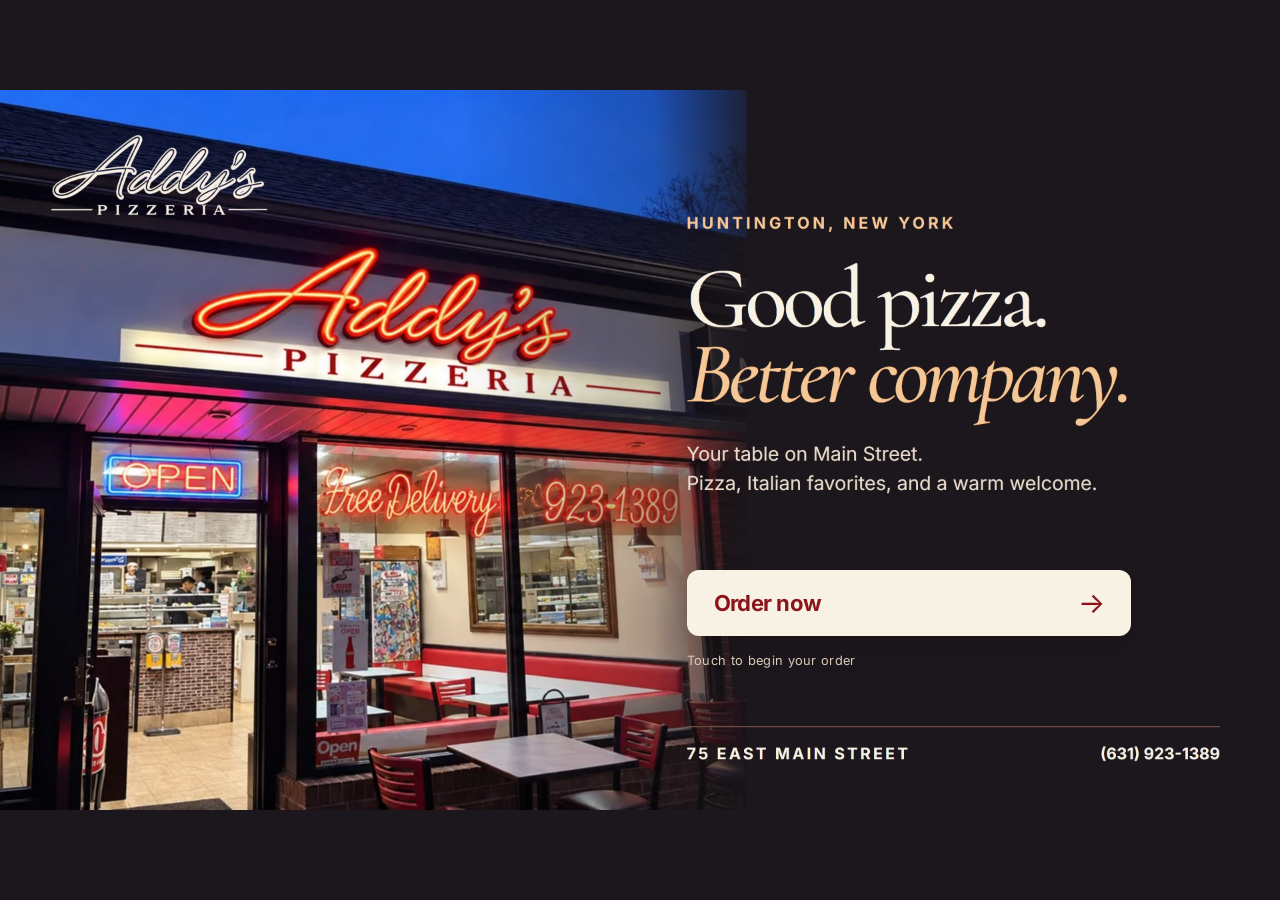
<file: index.html>
<!doctype html>
<html lang="en"><head>
<meta charset="utf-8"><meta name="viewport" content="width=device-width,initial-scale=1,maximum-scale=1">
<meta name="theme-color" content="#1c171c"><title>Welcome to Addy’s Pizzeria</title>
<link rel="stylesheet" href="assets/fonts.css">
<style>
*{box-sizing:border-box}html,body{margin:0;width:100%;height:100%;overflow:hidden;background:#1c171c;font-family:Inter,Arial,sans-serif}body{display:grid;place-items:center;overscroll-behavior:none;user-select:none;-webkit-user-select:none;-webkit-tap-highlight-color:transparent}.welcome-stage{position:relative;width:min(100vw,177.7778dvh);height:min(100dvh,56.25vw);isolation:isolate}.welcome-image{position:absolute;inset:0;width:100%;height:100%;object-fit:contain}.start-order{position:absolute;left:53.65%;top:66.7%;width:34.7%;height:9.1%;display:flex;align-items:center;justify-content:space-between;gap:24px;padding:0 2.1%;background:#f8f2e5;color:#8b151b;border:0;border-radius:12px;text-decoration:none;font-size:clamp(19px,1.72vw,64px);font-weight:700;letter-spacing:-.025em;box-shadow:0 10px 30px #0002;touch-action:manipulation;transition:background .15s,transform .15s}.start-order:hover{background:#fffaf0}.start-order:active{transform:scale(.985)}.start-order:focus-visible{outline:5px solid #f3c797;outline-offset:8px}.start-order span:last-child{font-size:1.3em;font-weight:400}.touch-hint{position:absolute;left:53.65%;top:78.2%;color:#d9cbb7;margin:0;font-size:clamp(12px,1vw,36px);letter-spacing:.025em}.fullscreen-button{position:fixed;left:24px;bottom:20px;background:#1c171cbd;color:#f8f2e5;border:1px solid #f8f2e540;padding:12px 17px;border-radius:8px;font:500 13px Inter,Arial,sans-serif;min-height:48px;cursor:pointer;touch-action:manipulation}.fullscreen-button:focus-visible{outline:3px solid #f3c797;outline-offset:3px}.fullscreen-button[hidden]{display:none}@media(max-width:900px){.start-order{border-radius:8px;padding:0 2%}.fullscreen-button{left:15px;bottom:12px;font-size:11px;min-height:44px;padding:10px 13px}}@media(prefers-reduced-motion:reduce){.start-order{transition:none}}
</style></head><body>
<main class="welcome-stage" aria-label="Welcome to Addy’s Pizzeria">
  <img class="welcome-image" src="assets/kiosk-welcome.png" alt="Addy’s Pizzeria in Huntington, New York. Good pizza. Better company. Your table on Main Street. Pizza, Italian favorites, and a warm welcome. 75 East Main Street. (631) 923-1389.">
  <a class="start-order" id="start-order" href="menu.html"><span>Order now</span><span aria-hidden="true">→</span></a>
  <p class="touch-hint">Touch to begin your order</p>
</main>
<script>
document.getElementById('start-order').addEventListener('click',()=>{try{sessionStorage.removeItem('addys-kiosk-order-v2');localStorage.removeItem('addys-kiosk-order-v2');}catch{}});
</script></body></html>
</file>
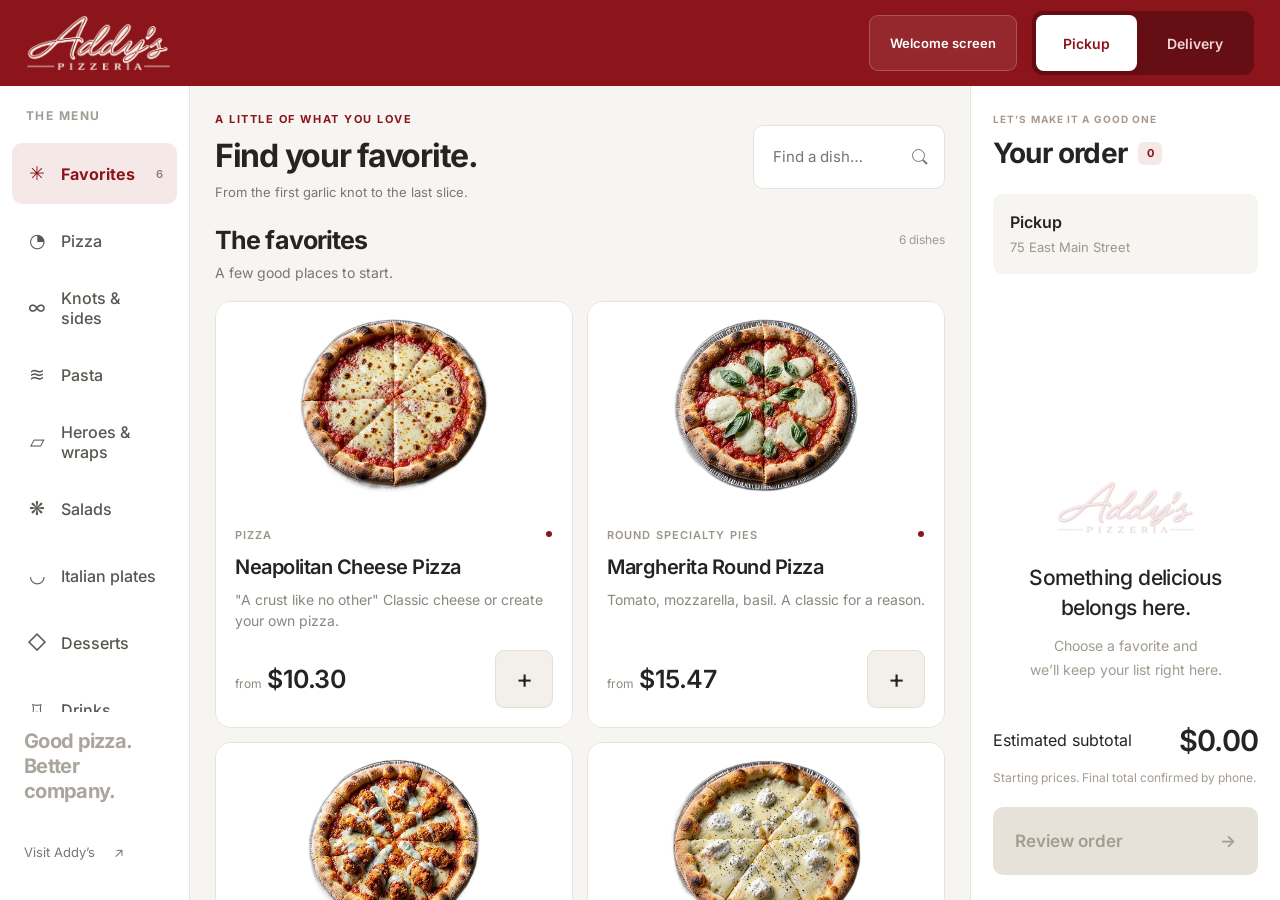
<file: menu.html>
<!doctype html>
<html lang="en">
<head>
  <meta charset="utf-8">
  <meta name="viewport" content="width=device-width, initial-scale=1">
  <meta name="theme-color" content="#8b151b">
  <title>Addy’s Pizzeria · Order your favorites</title>
  <link rel="stylesheet" href="assets/fonts.css">
  <link rel="stylesheet" href="styles.css">
  <link rel="stylesheet" href="kiosk.css">
  <link rel="stylesheet" href="photo-layout.css">
</head>
<body>
  <header class="app-header">
    <a class="brand" href="./index.html" aria-label="Addy’s Pizzeria home"><img src="assets/logo-cream.webp" alt="Addy’s Pizzeria"></a>
    <div class="location"><span class="location-name">Your neighborhood pizzeria</span><span>75 East Main Street, Huntington</span></div>
    <div class="header-actions">
      <button class="home-button" id="home-btn">Welcome screen</button>
      <div class="fulfilment" role="group" aria-label="Order type"><button data-mode="pickup" class="selected" aria-pressed="true">Pickup</button><button data-mode="delivery" aria-pressed="false">Delivery</button></div>
      <button class="help-button" id="help-btn">Need a hand?</button>
    </div>
  </header>
  <div class="app-shell">
    <aside class="category-rail">
      <div class="rail-heading">The menu</div>
      <nav id="categories" aria-label="Menu categories"></nav>
      <div class="rail-bottom"><span>Good pizza.<br>Better company.</span><button id="about-btn">Visit Addy’s <span aria-hidden="true">↗</span></button></div>
    </aside>
    <main id="catalog" class="catalog">
      <div class="catalog-intro"><div><p class="overline">A LITTLE OF WHAT YOU LOVE</p><h1>Find your favorite.</h1><p>From the first garlic knot to the last slice.</p></div><label class="search"><span class="sr-only">Search the menu</span><input id="search-input" type="search" placeholder="Find a dish…" autocomplete="off"><span class="search-mark" aria-hidden="true"></span></label></div>
      <div class="welcome" id="welcome"><div class="welcome-copy"><span class="welcome-label">75 EAST MAIN STREET</span><h2>Your table on<br>Main Street.</h2><p>Pizza, Italian favorites,<br>and a warm welcome.</p><button id="browse-pizza">Explore our pizza <span aria-hidden="true">↗</span></button></div><div class="welcome-photo"><img src="assets/storefront-1600.webp" alt="The real Addy’s storefront on East Main Street"></div></div>
      <div class="menu-heading"><div><h2 id="category-title">The favorites</h2><p id="category-description">A few good places to start.</p></div><span id="result-count"></span></div>
      <div id="subcategories" class="subcategories" aria-label="Pizza styles"></div>
      <div id="menu-grid" class="menu-grid" aria-live="polite"></div>
      <div id="no-results" class="no-results" hidden><h3>No dishes found.</h3><p>Try another name or browse the whole menu.</p><button id="reset-search">Show all dishes</button></div>
      <p class="menu-source">Menu starting prices. Please confirm sizes, current prices and availability with the restaurant.</p>
      <div class="menu-bottom"><span>Food allergies? Please speak with the restaurant before ordering.</span><button id="allergy-btn">Allergen information ↗</button></div>
    </main>
    <aside id="cart" class="cart-panel" aria-label="Your order">
      <div class="cart-heading"><div><p class="overline">LET’S MAKE IT A GOOD ONE</p><h2>Your order<span id="cart-count">0</span></h2></div><button class="cart-mobile-close" id="cart-close" aria-label="Close order">×</button></div>
      <div class="order-mode"><span id="order-mode-label">Pickup</span><span id="order-mode-detail">75 East Main Street</span></div>
      <div id="cart-items" class="cart-items"></div>
      <div id="cart-empty" class="cart-empty"><img class="empty-brand" src="assets/logo-red.webp" alt=""><h3>Something delicious<br>belongs here.</h3><p>Choose a favorite and<br>we’ll keep your list right here.</p></div>
      <div class="cart-bottom"><div class="subtotal"><span>Estimated subtotal</span><strong id="cart-total">$0.00</strong></div><p class="cart-price-note">Starting prices. Final total confirmed by phone.</p><button class="primary checkout-btn" id="review-btn" disabled>Review order <span aria-hidden="true">→</span></button><button class="clear-order" id="clear-btn" hidden>Start a new order</button></div>
    </aside>
  </div>
  <button id="mobile-cart" class="mobile-cart" hidden><span>View order <span id="mobile-count">0</span></span><strong id="mobile-total">$0.00 <span aria-hidden="true">→</span></strong></button>
  <div id="toast" class="toast" role="status"></div>
  <dialog id="item-dialog" class="item-dialog">
    <form id="item-form"><img id="item-picture" class="item-picture" alt="" hidden><button type="button" class="dialog-close" data-close="item-dialog" aria-label="Close dish details">×</button><p id="item-category" class="overline"></p><h2 id="item-name"></h2><p id="item-description" class="item-description"></p><div class="item-price"><span>Starting at</span><strong id="item-price"></strong></div><div class="item-options"><label for="item-note">Make it yours <span>Optional</span></label><textarea id="item-note" maxlength="200" rows="3" placeholder="Special requests, sauce on the side…"></textarea><p>We’ll confirm special requests when you call.</p></div><div class="item-add-row"><div class="quantity"><button type="button" id="item-minus" aria-label="Decrease quantity">−</button><output id="item-qty">1</output><button type="button" id="item-plus" aria-label="Increase quantity">+</button></div><button type="submit" class="primary" id="item-add">Add to order</button></div></form>
  </dialog>
  <dialog id="review-dialog" class="review-dialog"><button class="dialog-close" data-close="review-dialog" aria-label="Close review">×</button><p class="overline">ONE LAST LOOK</p><h2>Good choices.</h2><p class="review-intro">Your order list is ready. Call Addy’s to confirm your items, sizes and final total.</p><div id="review-items" class="review-items"></div><div class="review-total"><span>Estimated subtotal</span><strong id="review-total"></strong></div><p id="review-mode" class="review-mode"></p><a class="primary call-button" href="tel:+16319231389">Call (631) 923-1389 <span aria-hidden="true">↗</span></a><button id="save-order" class="secondary">Save my order list</button><p class="review-note">This list has not been sent to the restaurant.</p></dialog>
  <dialog id="info-dialog" class="info-dialog"><button class="dialog-close" data-close="info-dialog" aria-label="Close information">×</button><div id="info-content"></div></dialog>
  <dialog id="exit-dialog" class="kiosk-confirm"><p class="overline">START FRESH</p><h2>Return to welcome?</h2><p>Your current order list will be cleared for the next customer.</p><div class="confirm-actions"><button class="secondary" data-close="exit-dialog">Keep ordering</button><button class="primary" id="return-home">Return to welcome</button></div></dialog>
  <dialog id="idle-dialog" class="kiosk-confirm"><p class="overline">STILL HERE?</p><h2>Take your time.</h2><p>We’ll return to the welcome screen in <strong id="idle-count">30</strong> seconds.</p><button class="primary" id="keep-ordering">Keep ordering</button></dialog>
  <script src="menu-data.js"></script>
  <script src="app.js"></script>
  <script src="kiosk.js"></script>
</body>
</html>
</file>
<file: assets/fonts.css>
@font-face {
  font-family: 'Inter';
  font-style: normal;
  font-weight: 400;
  font-display: swap;
  src: url(inter-400.ttf) format('truetype');
}
@font-face {
  font-family: 'Inter';
  font-style: normal;
  font-weight: 500;
  font-display: swap;
  src: url(inter-500.ttf) format('truetype');
}
@font-face {
  font-family: 'Inter';
  font-style: normal;
  font-weight: 600;
  font-display: swap;
  src: url(inter-600.ttf) format('truetype');
}
@font-face {
  font-family: 'Inter';
  font-style: normal;
  font-weight: 700;
  font-display: swap;
  src: url(inter-700.ttf) format('truetype');
}
@font-face {
  font-family: 'Inter';
  font-style: normal;
  font-weight: 800;
  font-display: swap;
  src: url(inter-800.ttf) format('truetype');
}
</file>
<file: styles.css>
:root{--red:#8b151b;--red-dark:#681016;--ink:#252422;--muted:#7a7771;--line:#e6e3dd;--paper:#f6f5f1;--white:#fff;--radius:16px;--header:100px}*{box-sizing:border-box}html,body{margin:0;height:100%;background:var(--paper);color:var(--ink);font-family:Inter,Arial,sans-serif;-webkit-font-smoothing:antialiased}button,input,textarea{font:inherit}button,a,input,textarea{-webkit-tap-highlight-color:transparent}button{cursor:pointer;border:0}button,a{touch-action:manipulation}button:focus-visible,a:focus-visible,input:focus-visible,textarea:focus-visible{outline:3px solid #c86569;outline-offset:4px}button:active{transform:scale(.98)}button{transition:background .15s,transform .15s}button:disabled{cursor:default;transform:none}a{text-decoration:none;color:inherit}[hidden]{display:none!important}.sr-only{position:absolute;width:1px;height:1px;padding:0;margin:-1px;overflow:hidden;clip:rect(0,0,0,0);white-space:nowrap;border:0}
.app-header{height:var(--header);padding:0 36px;display:flex;align-items:center;gap:32px;background:var(--red);color:#fff;position:relative;z-index:5}.brand{display:block;width:158px;flex-shrink:0}.brand img{width:100%;display:block}.location{border-left:1px solid #ffffff40;padding-left:29px;font-size:12px;line-height:1.8;color:#f2d6d5}.location-name{display:block;color:#fff;font-weight:600;font-size:14px}.header-actions{margin-left:auto;display:flex;align-items:center;gap:24px}.fulfilment{display:flex;background:#650e14;padding:4px;border-radius:11px;gap:3px}.fulfilment button{color:#f2d6d5;background:transparent;height:44px;padding:0 27px;border-radius:8px;font-size:14px;font-weight:600}.fulfilment .selected{color:var(--red);background:#fff;box-shadow:0 2px 8px #49090928}.help-button{background:transparent;color:white;font-weight:500;font-size:13px;padding:14px 0;border-bottom:1px solid #ffffff50}
.app-shell{display:grid;grid-template-columns:222px minmax(0,1fr) 328px;height:calc(100dvh - var(--header));max-width:2200px;margin:auto}.category-rail{border-right:1px solid var(--line);background:var(--white);padding:34px 20px 22px;display:flex;flex-direction:column;min-height:0}.rail-heading{font-weight:700;font-size:12px;letter-spacing:.12em;text-transform:uppercase;color:#a19c95;margin:0 15px 20px}.category-rail nav{display:flex;flex-direction:column;gap:7px;overflow:auto;scrollbar-width:thin}.category-button{background:transparent;display:flex;align-items:center;gap:13px;text-align:left;padding:17px 15px;border-radius:10px;min-height:55px;color:#5a5751;white-space:nowrap;font-size:14px;font-weight:500}.category-button:hover{background:#f6f4f0}.category-button.active{background:#f5e9e8;color:var(--red);font-weight:700}.category-symbol{font-size:20px;width:22px;text-align:center;font-weight:400;line-height:1}.category-button small{margin-left:auto;font-size:10px;font-weight:600;color:#9a7777}.rail-bottom{margin-top:auto;padding:24px 15px 0}.rail-bottom>span{display:block;font-size:20px;font-weight:700;line-height:1.25;letter-spacing:-.7px;color:#aaa59d}.rail-bottom button{margin-top:22px;background:none;padding:0;color:var(--muted);font-size:12px}.rail-bottom button span{margin-left:15px}
.catalog{min-width:0;overflow:auto;padding:38px 38px 28px;scrollbar-width:thin}.catalog-intro{display:flex;align-items:center;justify-content:space-between;gap:24px;margin-bottom:26px}.overline{font-size:10px;letter-spacing:.14em;line-height:1.6;font-weight:700;color:var(--red);margin:0 0 9px}h1{font-size:38px;font-weight:700;letter-spacing:-1.7px;margin:0;line-height:1.15}.catalog-intro>div>p:last-child{font-size:12px;color:var(--muted);margin:11px 0 0}.search{position:relative;flex:0 0 205px}.search input{width:100%;border:1px solid var(--line);border-radius:10px;background:#fff;height:50px;padding:0 40px 0 17px;font-size:12px;color:var(--ink)}.search-mark{position:absolute;width:13px;height:13px;border:1.7px solid #7a7771;border-radius:50%;right:20px;top:17px;pointer-events:none}.search-mark:after{content:'';position:absolute;width:6px;height:1.7px;background:#7a7771;transform:rotate(45deg);right:-4px;bottom:-2px}
.welcome{display:grid;grid-template-columns:1fr 1fr;border-radius:var(--radius);overflow:hidden;background:#292624;color:#fff;margin-bottom:32px;min-height:210px}.welcome-copy{padding:26px 30px;position:relative}.welcome-label{font-size:9px;font-weight:600;letter-spacing:.15em;color:#cbc3ba}.welcome h2{font-size:27px;letter-spacing:-1px;line-height:1.08;margin:14px 0 12px;font-weight:600}.welcome p{font-size:11px;line-height:1.6;color:#d4cfc8;margin:0}.welcome button{background:transparent;color:#fff;padding:0;margin-top:19px;font-size:11px;font-weight:600;border-bottom:1px solid #ffffff50;padding-bottom:5px}.welcome button span{margin-left:28px}.welcome-photo{position:relative;overflow:hidden}.welcome-photo img{width:100%;height:100%;object-fit:cover;object-position:48% 42%;display:block;position:absolute}.welcome-photo:after{content:'';position:absolute;inset:0;background:linear-gradient(90deg,#292624 0%,transparent 30%)}
.menu-heading{display:flex;align-items:start;justify-content:space-between;gap:12px;margin:0 0 21px}.menu-heading h2{font-size:25px;letter-spacing:-.9px;margin:0 0 7px;font-weight:700}.menu-heading p{font-size:12px;color:var(--muted);margin:0;line-height:1.5}#result-count{color:#a09b92;font-size:11px;padding-top:7px;white-space:nowrap}.subcategories{display:flex;gap:7px;overflow:auto;margin-bottom:20px;scrollbar-width:none}.subcategory{background:#fff;border:1px solid var(--line);border-radius:7px;padding:10px 13px;white-space:nowrap;font-size:11px;color:#706c65;min-height:38px}.subcategory.active{background:var(--ink);color:#fff;border-color:var(--ink)}.menu-grid{display:grid;grid-template-columns:repeat(2,minmax(0,1fr));gap:13px}.menu-card{background:#fff;border:1px solid var(--line);border-radius:var(--radius);padding:23px;min-height:176px;display:flex;flex-direction:column;position:relative;transition:border-color .15s,box-shadow .15s;cursor:pointer}.menu-card:hover{border-color:#cab8b7;box-shadow:0 4px 14px #6d50400a}.card-category{font-size:9px;color:#9b948a;text-transform:uppercase;letter-spacing:.1em;font-weight:600;margin-bottom:13px;min-height:12px}.menu-card h3{font-size:17px;line-height:1.25;letter-spacing:-.5px;font-weight:600;margin:0 0 9px;padding-right:22px}.card-description{font-size:11px;color:#8c867e;line-height:1.5;display:-webkit-box;-webkit-line-clamp:2;-webkit-box-orient:vertical;overflow:hidden;margin:0 0 16px}.card-bottom{margin-top:auto;display:flex;align-items:center;justify-content:space-between;gap:12px}.card-price{font-size:18px;letter-spacing:-.5px;font-weight:600}.card-price small{font-size:10px;font-weight:400;color:#908980;letter-spacing:0;margin-right:5px}.add-button{flex-shrink:0;background:#f3f0eb;border:1px solid #e4dfd7;color:var(--ink);border-radius:9px;width:45px;height:42px;font-size:24px;line-height:1}.add-button:hover{background:var(--red);border-color:var(--red);color:#fff}.popular-mark{position:absolute;top:23px;right:23px;width:6px;height:6px;background:var(--red);border-radius:50%}.menu-source{font-size:10px;color:#928b80;line-height:1.6;margin:26px 0 12px}.menu-bottom{border-top:1px solid var(--line);padding-top:14px;display:flex;align-items:center;justify-content:space-between;gap:20px;font-size:10px;color:#9c958b;line-height:1.5}.menu-bottom button{background:transparent;padding:5px 0;color:#766e64;font-size:10px;white-space:nowrap}.no-results{text-align:center;padding:80px 20px;border:1px dashed #d7d1c8;border-radius:var(--radius);color:var(--muted)}.no-results h3{color:var(--ink);font-size:23px}.no-results p{font-size:14px}.no-results button{background:var(--ink);color:#fff;padding:14px 22px;border-radius:8px;margin-top:10px}
.cart-panel{background:#fff;border-left:1px solid var(--line);padding:34px 25px 25px;display:flex;flex-direction:column;min-height:0}.cart-heading{display:flex;align-items:center;justify-content:space-between;margin-bottom:24px}.cart-heading .overline{font-size:8px;color:#a7998d;letter-spacing:.11em}.cart-heading h2{font-size:25px;margin:0;letter-spacing:-.8px;display:flex;align-items:center;gap:11px}.cart-heading h2 span{font-size:11px;color:var(--red);background:#f5e9e8;border-radius:6px;min-width:24px;height:23px;display:flex;align-items:center;justify-content:center;letter-spacing:0}.cart-mobile-close{display:none}.order-mode{background:var(--paper);border-radius:9px;display:flex;flex-direction:column;gap:5px;padding:14px 16px;font-size:11px;color:#9c958b}.order-mode span:first-child{font-size:12px;font-weight:600;color:var(--ink)}.cart-items{overflow:auto;scrollbar-width:thin;min-height:0}.cart-item{border-bottom:1px solid var(--line);padding:21px 0 18px}.cart-item-head{display:flex;justify-content:space-between;gap:14px;font-size:12px;line-height:1.4}.cart-item-name{font-weight:600}.cart-item-price{font-weight:600;white-space:nowrap}.cart-item-note{font-size:10px;color:#9d9184;line-height:1.5;margin:8px 0}.cart-item-controls{display:flex;align-items:center;justify-content:space-between;margin-top:12px}.small-quantity{display:flex;align-items:center;border:1px solid var(--line);border-radius:6px;overflow:hidden;font-size:11px}.small-quantity button{background:#fff;font-size:17px;width:30px;height:28px;color:var(--ink)}.small-quantity span{width:23px;text-align:center}.remove-item{background:none;color:#ada297;font-size:9px;padding:7px 0}.cart-empty{text-align:center;flex:1;display:flex;flex-direction:column;align-items:center;justify-content:center;padding:20px 0 36px}.empty-motif{font-family:Georgia,serif;font-style:italic;font-size:80px;line-height:1;color:#e0d5ca;margin-bottom:19px}.cart-empty h3{font-size:18px;letter-spacing:-.6px;line-height:1.4;margin:0 0 12px;font-weight:500}.cart-empty p{font-size:11px;line-height:1.7;color:#a19a90;margin:0}.cart-bottom{margin-top:auto;padding-top:25px}.subtotal{display:flex;justify-content:space-between;align-items:center;gap:10px;font-size:12px}.subtotal strong{font-size:23px;font-weight:600;letter-spacing:-.8px}.cart-price-note{font-size:9px;color:#a49b91;margin:10px 0 20px;line-height:1.5}.primary{background:var(--red);color:white;border:0;border-radius:10px;min-height:55px;font-size:13px;font-weight:600;padding:16px 22px;display:flex;align-items:center;justify-content:space-between;gap:20px;white-space:nowrap}.primary:hover{background:var(--red-dark)}.primary:disabled{background:#e6e1d9;color:#a59b8f}.checkout-btn{width:100%;font-size:13px}.clear-order{background:none;color:#aaa095;display:block;text-align:center;width:100%;padding:16px 0 0;font-size:10px}.mobile-cart{display:none}.toast{position:fixed;left:50%;bottom:26px;transform:translate(-50%,12px);background:var(--ink);color:#fff;font-size:13px;box-shadow:0 8px 35px #0002;padding:17px 26px;border-radius:12px;z-index:100;opacity:0;pointer-events:none;transition:opacity .2s,transform .2s;max-width:calc(100vw - 30px);text-align:center}.toast.visible{opacity:1;transform:translate(-50%,0)}
dialog{padding:0;border:none;border-radius:22px;color:var(--ink);box-shadow:0 20px 80px #20151130;max-height:calc(100dvh - 50px);overflow:auto;background:#fff}dialog::backdrop{background:#241c1b65;backdrop-filter:blur(5px)}.dialog-close{position:absolute;right:23px;top:20px;width:40px;height:40px;border-radius:50%;background:var(--paper);font-size:24px;color:#877d73;z-index:1}.item-dialog{width:540px;max-width:calc(100vw - 30px)}.item-dialog form{padding:46px 40px 35px}.item-dialog .overline{padding-right:45px;font-size:10px;margin-bottom:25px}dialog h2{font-size:32px;letter-spacing:-1.2px;line-height:1.15;margin:0 0 18px;font-weight:600}.item-description{font-size:14px;color:#8a8075;line-height:1.7;margin:0 0 24px}.item-price{display:flex;align-items:center;justify-content:space-between;padding:19px 0;border-top:1px solid var(--line);border-bottom:1px solid var(--line);font-size:12px;color:#8a8075}.item-price strong{font-size:24px;color:var(--ink);letter-spacing:-.8px}.item-options{margin-top:25px}.item-options label{display:flex;justify-content:space-between;font-size:13px;font-weight:600;margin-bottom:12px}.item-options label span{font-size:11px;color:#a1968a;font-weight:400}.item-options textarea{border:1px solid #ddd5ca;border-radius:9px;padding:14px;resize:vertical;width:100%;font-size:12px;line-height:1.6;background:#fff}.item-options p{font-size:10px;color:#a4988b}.item-add-row{display:flex;gap:14px;align-items:center;margin-top:28px}.quantity{display:flex;align-items:center;border:1px solid var(--line);border-radius:9px;overflow:hidden;flex-shrink:0}.quantity button{background:white;color:var(--ink);height:54px;width:42px;font-size:22px}.quantity output{min-width:29px;font-size:14px;text-align:center}.item-add-row .primary{flex:1;font-size:12px;padding:16px}.review-dialog{width:540px;max-width:calc(100vw - 30px);padding:45px 40px 30px}.review-intro{color:#8c8073;font-size:13px;line-height:1.7}.review-items{margin-top:26px;max-height:35vh;overflow:auto}.review-item{display:flex;justify-content:space-between;gap:20px;padding:15px 0;border-bottom:1px solid var(--line);font-size:12px;line-height:1.6}.review-item small{display:block;color:#9d9184}.review-item strong{white-space:nowrap;font-size:12px;font-weight:500}.review-total{display:flex;align-items:center;justify-content:space-between;font-size:13px;margin-top:25px}.review-total strong{font-size:25px;letter-spacing:-1px}.review-mode{font-size:11px;color:#9d9184;line-height:1.6;margin-bottom:25px}.call-button{font-size:13px}.secondary{border:1px solid var(--line);border-radius:10px;padding:17px;background:#fff;color:var(--ink);width:100%;font-size:12px;font-weight:600;margin-top:10px}.review-note{font-size:10px;color:#b1a395;text-align:center;margin-top:20px}.info-dialog{padding:45px 40px 35px;width:520px;max-width:calc(100vw - 30px)}.info-dialog p{font-size:14px;color:#8c8073;line-height:1.7}.info-dialog .info-photo{width:calc(100% + 80px);margin:-45px -40px 28px;height:230px;object-fit:cover}.info-dialog h2{margin-right:20px}.info-dialog .primary{margin-top:25px}.info-dialog .hours{padding-top:18px;border-top:1px solid var(--line);font-size:12px}
@media(min-width:1650px){:root{--header:112px}.app-header{padding:0 44px}.brand{width:183px}.app-shell{grid-template-columns:258px minmax(0,1fr) 378px}.category-rail{padding-top:40px}.category-button{font-size:16px;min-height:64px}.rail-heading{font-size:13px}.catalog{padding:40px 46px 30px}.catalog-intro{margin-bottom:28px}h1{font-size:47px}.catalog-intro>div>p:last-child{font-size:14px}.search{flex-basis:255px}.search input{height:56px;font-size:14px}.search-mark{top:20px}.welcome{min-height:250px;margin-bottom:36px;grid-template-columns:1fr 1.05fr}.welcome-copy{padding:30px 36px}.welcome-label{font-size:11px}.welcome h2{font-size:35px}.welcome p{font-size:13px}.welcome button{font-size:13px}.menu-grid{grid-template-columns:repeat(3,minmax(0,1fr));gap:16px}.menu-card{min-height:210px;padding:24px}.menu-card h3{font-size:20px}.card-description{font-size:12px}.card-category{font-size:10px}.card-price{font-size:22px}.card-price small{font-size:11px}.add-button{width:52px;height:50px}.menu-heading h2{font-size:29px}.menu-heading p{font-size:14px}.cart-panel{padding:40px 30px 30px}.cart-heading h2{font-size:29px}.cart-heading .overline{font-size:10px}.cart-item-head{font-size:14px}.small-quantity button{width:36px;height:33px}.small-quantity{font-size:13px}.cart-empty h3{font-size:22px}.cart-empty p{font-size:13px}.subtotal{font-size:14px}.subtotal strong{font-size:27px}.checkout-btn{height:62px;font-size:15px}.cart-price-note{font-size:10px}.order-mode{font-size:12px;padding:16px 18px}.order-mode span:first-child{font-size:14px}}
@media(max-width:1200px){:root{--header:92px}.app-header{padding:0 26px}.app-shell{grid-template-columns:182px minmax(0,1fr) 295px}.category-rail{padding:28px 12px 20px}.category-button{font-size:12px;padding:14px 12px;gap:10px;min-height:50px}.category-symbol{font-size:17px;width:18px}.rail-heading{margin-left:12px}.catalog{padding:29px 25px}h1{font-size:32px}.catalog-intro{align-items:start;flex-direction:column;gap:19px}.search{flex:none;width:100%}.welcome-copy{padding:22px}.welcome h2{font-size:23px}.welcome p{font-size:10px}.welcome button{font-size:10px}.menu-grid{gap:10px}.menu-card{padding:18px;min-height:170px}.menu-card h3{font-size:15px}.popular-mark{top:18px;right:18px}.card-category{font-size:8px}.cart-panel{padding:29px 20px 22px}.location{font-size:10px}.location-name{font-size:12px}.header-actions{gap:20px}.fulfilment button{padding:0 22px}}
@media(max-width:1100px){:root{--header:105px}.app-header{padding:0 40px}.brand{width:184px}.location{font-size:12px}.location-name{font-size:14px}.help-button{display:none}.fulfilment button{height:46px;font-size:14px}.app-shell{display:flex;flex-direction:column;height:calc(100dvh - var(--header))}.category-rail{padding:14px 35px;background:white;border-bottom:1px solid var(--line);border-right:none;flex-shrink:0}.rail-heading,.rail-bottom{display:none}.category-rail nav{flex-direction:row;scrollbar-width:none;gap:6px}.category-button{font-size:13px;padding:15px 17px;min-height:50px}.category-symbol,.category-button small{display:none}.catalog{padding:34px 40px 115px}.catalog-intro{flex-direction:row;align-items:center;margin-bottom:30px}h1{font-size:46px}.catalog-intro .overline{font-size:11px}.catalog-intro>div>p:last-child{font-size:14px}.search{width:250px;flex-shrink:0}.search input{height:54px;font-size:13px}.search-mark{top:19px}.welcome{min-height:300px;grid-template-columns:1fr 1.25fr;margin-bottom:34px}.welcome-copy{padding:32px}.welcome h2{font-size:38px;letter-spacing:-1.3px}.welcome p{font-size:14px}.welcome-label{font-size:11px}.welcome button{font-size:13px;margin-top:22px}.menu-heading{margin-bottom:23px}.menu-heading h2{font-size:30px}.menu-heading p{font-size:14px}.menu-grid{grid-template-columns:repeat(2,minmax(0,1fr));gap:18px}.menu-card{min-height:220px;padding:27px}.card-category{font-size:11px}.menu-card h3{font-size:23px;letter-spacing:-.7px;line-height:1.25}.card-description{font-size:13px;line-height:1.5}.card-price{font-size:25px}.card-price small{font-size:12px}.add-button{width:58px;height:54px}.popular-mark{top:27px;right:27px}.menu-source{font-size:12px}.menu-bottom{font-size:11px}.menu-bottom button{font-size:11px}.cart-panel{position:fixed;z-index:30;inset:0 0 0 auto;width:420px;max-width:100%;transform:translateX(100%);transition:transform .25s;border-left:1px solid var(--line);box-shadow:-20px 0 60px #251b1b20;padding:35px 28px}.cart-panel.mobile-open{transform:translateX(0)}.cart-mobile-close{display:block;background:var(--paper);border-radius:50%;font-size:24px;color:#918578;width:40px;height:40px}.mobile-cart{position:fixed;bottom:24px;left:40px;right:40px;z-index:15;min-height:68px;border-radius:12px;background:var(--red);color:#fff;display:flex;align-items:center;justify-content:space-between;padding:16px 25px;box-shadow:0 5px 22px #85171b28;font-size:16px}.mobile-cart>span{font-weight:600;display:flex;align-items:center;gap:13px}.mobile-cart #mobile-count{background:#fff2;padding:5px 9px;border-radius:6px;font-size:12px}.mobile-cart strong{font-weight:500}.mobile-cart strong>span{margin-left:22px}.toast{bottom:108px}.cart-item-head{font-size:14px}.cart-empty h3{font-size:23px}.cart-empty p{font-size:13px}.cart-heading h2{font-size:30px}.subtotal{font-size:14px}.subtotal strong{font-size:28px}.checkout-btn{font-size:15px;min-height:60px}.cart-price-note{font-size:11px}}
@media(max-width:680px){:root{--header:84px}.app-header{padding:0 19px;gap:15px}.brand{width:125px}.location{display:none}.header-actions{gap:0}.fulfilment{padding:3px;border-radius:9px}.fulfilment button{height:37px;font-size:11px;padding:0 15px}.category-rail{padding:10px 16px}.category-button{font-size:12px;min-height:42px;padding:12px 15px}.catalog{padding:27px 22px 110px}.catalog-intro{gap:18px;flex-direction:column;align-items:stretch;margin-bottom:22px}.catalog-intro .overline{font-size:9px}h1{font-size:35px;letter-spacing:-1.4px}.catalog-intro>div>p:last-child{font-size:11px}.search{width:100%}.search input{height:46px;font-size:12px}.search-mark{top:15px}.welcome{min-height:205px;grid-template-columns:1fr 1fr;margin-bottom:26px;border-radius:13px}.welcome-copy{padding:22px}.welcome-label{font-size:7px}.welcome h2{font-size:24px;letter-spacing:-.8px;margin:13px 0 10px}.welcome p{font-size:9px;line-height:1.7}.welcome button{font-size:9px;margin-top:17px}.welcome button span{margin-left:10px}.menu-heading h2{font-size:24px}.menu-heading p{font-size:11px}.menu-heading{margin-bottom:18px}#result-count{font-size:10px}.subcategories{margin-bottom:16px}.subcategory{font-size:10px;padding:9px 12px}.menu-grid{grid-template-columns:1fr;gap:11px}.menu-card{min-height:156px;padding:20px;border-radius:13px}.menu-card h3{font-size:20px;padding-right:30px}.card-category{font-size:9px;margin-bottom:11px}.card-description{font-size:11px;margin-bottom:14px}.card-price{font-size:21px}.card-price small{font-size:10px}.add-button{width:50px;height:46px;font-size:25px}.popular-mark{top:22px;right:22px}.menu-source{font-size:10px}.menu-bottom{display:block;font-size:10px}.menu-bottom button{font-size:10px;margin-top:8px}.mobile-cart{left:18px;right:18px;bottom:18px;min-height:61px;font-size:14px;padding:13px 21px;border-radius:11px}.toast{font-size:12px;bottom:92px}.item-dialog form,.review-dialog,.info-dialog{padding:40px 25px 27px}dialog h2{font-size:28px}.item-add-row{gap:10px}.quantity button{width:33px;height:52px}.quantity output{min-width:24px}.item-add-row .primary{font-size:11px;padding:15px 13px;gap:9px}.item-dialog .overline{font-size:9px}.item-description{font-size:12px}.dialog-close{top:17px;right:18px}.info-dialog .info-photo{width:calc(100% + 50px);margin:-40px -25px 25px;height:200px}.review-intro{font-size:12px}}
.empty-brand{width:140px;opacity:.17;display:block;margin-bottom:29px}
@media(min-width:681px) and (max-width:1100px) and (max-height:1000px){:root{--header:86px}.app-header{padding:0 28px}.brand{width:150px}.location{font-size:10px}.location-name{font-size:12px}.category-rail{padding:10px 24px}.category-button{min-height:44px;font-size:12px;padding:12px 15px}.catalog{padding:26px 28px 110px}.catalog-intro{margin-bottom:23px}h1{font-size:36px}.catalog-intro>div>p:last-child{font-size:12px}.catalog-intro .overline{font-size:9px}.search{width:230px}.search input{height:48px}.search-mark{top:16px}.welcome{min-height:186px;margin-bottom:25px}.welcome-copy{padding:20px 25px}.welcome-label{font-size:9px}.welcome h2{font-size:26px;margin:10px 0 8px}.welcome p{font-size:10px}.welcome button{font-size:10px;margin-top:13px}.menu-heading h2{font-size:25px}.menu-heading p{font-size:12px}.menu-card{min-height:190px;padding:22px}.menu-card h3{font-size:21px}.card-description{font-size:11px}.card-category{font-size:9px}.card-price{font-size:22px}.card-price small{font-size:10px}.add-button{width:50px;height:46px}.popular-mark{top:22px;right:22px}}
@media(min-width:1650px){.catalog-intro{margin-bottom:24px}.welcome{min-height:225px;margin-bottom:29px}.welcome-copy{padding:25px 33px}.welcome h2{font-size:32px;margin:11px 0 10px}.welcome p{font-size:12px}.welcome button{margin-top:15px;font-size:12px}.menu-heading{margin-bottom:18px}.menu-card{padding:22px;min-height:196px}.card-category{margin-bottom:9px}.card-description{margin-bottom:12px}.add-button{height:46px;width:49px}.popular-mark{top:22px;right:22px}}
@media(min-width:681px) and (max-width:1100px) and (min-height:1001px){.welcome{min-height:320px}.menu-card{min-height:252px}.menu-card h3{font-size:25px}.card-price{font-size:27px}}
.small-quantity button{min-width:44px;min-height:44px}.remove-item{min-height:44px;padding:10px 4px}.clear-order{min-height:44px}.subcategory{min-height:44px}.menu-bottom button{min-height:44px}.cart-price-note{line-height:1.6}
.menu-card{padding:0;overflow:hidden}.card-copy{padding:23px;position:relative;display:flex;flex-direction:column;flex:1;min-height:176px}.card-picture{margin:0;overflow:hidden;height:190px;flex-shrink:0;background:#ece7df}.card-picture img{width:100%;height:100%;display:block;object-fit:cover;object-position:50% 52%;transition:transform .3s}.has-picture .popular-mark{top:23px;right:23px}.item-picture{display:block;width:calc(100% + 80px);height:270px;object-fit:cover;object-position:50% 52%;margin:-46px -40px 27px}.item-dialog:has(.item-picture:not([hidden])) .dialog-close{background:#fffffff0;color:#332d27;box-shadow:0 2px 12px #231b1915}
@media(min-width:1650px){.card-copy{padding:22px;min-height:196px}.card-picture{height:185px}}
@media(min-width:681px) and (max-width:1100px){.card-copy{padding:27px;min-height:220px}.card-picture{height:245px}}
@media(min-width:681px) and (max-width:1100px) and (max-height:1000px){.has-picture{flex-direction:row;min-height:210px}.card-picture{width:39%;height:auto;min-height:210px;position:relative}.card-picture img{position:absolute;inset:0;object-position:50% 50%}.card-copy{padding:20px;min-height:210px;min-width:0}.has-picture h3{font-size:17px;padding-right:8px}.has-picture .card-category{font-size:8px;margin-bottom:10px}.has-picture .card-description{font-size:10px;-webkit-line-clamp:2}.has-picture .card-price{font-size:20px}.has-picture .popular-mark{top:18px;right:15px}.has-picture .card-price small{display:block;margin-bottom:2px}.has-picture .add-button{height:44px;width:44px}.welcome{min-height:160px}.welcome h2{font-size:24px}.welcome p{display:none}.welcome button{margin-top:15px}}
@media(max-width:680px){.has-picture{flex-direction:row;min-height:190px}.card-picture{width:36%;height:auto;min-height:190px;position:relative}.card-picture img{position:absolute;inset:0;object-position:50% 50%}.card-copy{padding:19px;min-height:190px;min-width:0}.has-picture h3{font-size:17px;padding-right:6px}.has-picture .card-description{font-size:10px;-webkit-line-clamp:2;margin-bottom:10px}.has-picture .card-category{font-size:8px;margin-bottom:10px}.has-picture .card-price{font-size:20px}.has-picture .card-price small{display:block;font-size:9px;margin-bottom:2px}.has-picture .popular-mark{top:18px;right:14px}.has-picture .add-button{width:44px;height:44px}.item-picture{width:calc(100% + 50px);height:235px;margin:-40px -25px 24px}}
@media(hover:hover) and (prefers-reduced-motion:no-preference){.menu-card:hover .card-picture img{transform:scale(1.035)}}
@media(min-width:1101px) and (max-height:850px){:root{--header:80px}.app-header{padding:0 30px}.brand{width:145px}.catalog{padding:24px 30px}.catalog-intro{margin-bottom:18px}.catalog-intro h1{font-size:32px}.catalog-intro .overline{font-size:9px;margin-bottom:6px}.catalog-intro>div>p:last-child{font-size:11px;margin-top:8px}.welcome{min-height:140px;margin-bottom:22px}.welcome-copy{padding:18px 24px}.welcome-label{font-size:8px}.welcome h2{font-size:22px;margin:9px 0 0}.welcome p{display:none}.welcome button{font-size:10px;margin-top:12px}.menu-heading{margin-bottom:17px}.menu-heading h2{font-size:22px;margin-bottom:6px}.menu-heading p{font-size:11px}.card-picture{height:120px}.card-copy{min-height:166px;padding:18px}.menu-card h3{font-size:16px}.card-category{font-size:8px;margin-bottom:10px}.card-description{font-size:10px;margin-bottom:12px}.card-price{font-size:19px}.has-picture .popular-mark{top:18px;right:18px}.add-button{height:44px;width:44px}}
@media(prefers-reduced-motion:reduce){*,*:before,*:after{transition:none!important;scroll-behavior:auto!important}}
</file>
<file: kiosk.css>
html,body{overscroll-behavior:none}button,a{touch-action:manipulation}body{-webkit-tap-highlight-color:transparent}button,.brand,.category-rail,.card-picture,.menu-heading,.cart-heading{-webkit-user-select:none;user-select:none}.home-button{background:#ffffff15;border:1px solid #ffffff35;color:#fff;border-radius:9px;padding:15px 20px;font-size:14px;font-weight:600;min-height:56px;white-space:nowrap}.kiosk-confirm{width:520px;max-width:calc(100vw - 40px);padding:42px}.kiosk-confirm p:not(.overline){font-size:17px;line-height:1.65;color:#82756a}.confirm-actions{display:flex;gap:12px;margin-top:28px}.confirm-actions .secondary{margin:0;flex:1}.confirm-actions .primary{flex:1;justify-content:center}.kiosk-confirm>.primary{width:100%;margin-top:25px;justify-content:center}.kiosk-confirm .primary,.kiosk-confirm .secondary{min-height:64px;font-size:15px}.welcome{display:none!important}
@media(orientation:landscape) and (min-width:960px){
  html,body{overflow:hidden}.category-rail nav{min-height:0}.cart-heading,.order-mode,.cart-bottom{flex-shrink:0}.cart-empty{min-height:0;overflow:auto;padding:12px 0 18px}.cart-items{flex:1}
  :root{--header:clamp(86px,8.8dvh,135px)}
  .app-header{padding:0 clamp(24px,2vw,70px);gap:25px}.brand{width:clamp(145px,9.5vw,330px)}.location{font-size:clamp(11px,.8vw,26px);padding-left:24px}.location-name{font-size:clamp(13px,.9vw,32px)}.header-actions{gap:15px}.fulfilment button{min-height:56px;min-width:100px;font-size:clamp(14px,.95vw,30px)}.help-button{display:block;min-height:56px;font-size:clamp(13px,.85vw,28px)}.home-button{font-size:clamp(13px,.85vw,28px)}
  .app-shell{display:grid;grid-template-columns:clamp(190px,13.4vw,460px) minmax(0,1fr) clamp(310px,21vw,750px);height:calc(100dvh - var(--header));max-width:none}
  .category-rail{display:flex;flex-direction:column;padding:27px 17px 22px;border-right:1px solid var(--line);border-bottom:0;min-height:0}.rail-heading{display:block;font-size:clamp(12px,.8vw,28px);margin-left:14px}.category-rail nav{flex-direction:column;overflow:auto;gap:6px;scrollbar-width:thin}.category-button{min-height:clamp(60px,6.1dvh,115px);font-size:clamp(16px,1.02vw,36px);gap:13px;padding:16px 14px;white-space:normal}.category-symbol{display:block;font-size:clamp(19px,1.25vw,40px);flex-shrink:0}.category-button small{display:block;font-size:clamp(11px,.7vw,24px)}.rail-bottom{display:block;padding-top:22px}.rail-bottom>span{font-size:clamp(20px,1.35vw,42px)}.rail-bottom button{font-size:clamp(13px,.85vw,26px);min-height:52px}
  .catalog{padding:clamp(24px,2.2vw,70px);height:100%;min-height:0}.catalog-intro{flex-direction:row;align-items:center;margin-bottom:27px;gap:20px}.catalog-intro .overline{font-size:clamp(11px,.7vw,24px)}h1,.catalog-intro h1{font-size:clamp(32px,2.5vw,80px);letter-spacing:-.04em}.catalog-intro>div>p:last-child{font-size:clamp(13px,.85vw,28px);line-height:1.45;margin-top:9px}.search{width:clamp(190px,15vw,530px);flex:0 0 clamp(190px,15vw,530px)}.search input{min-height:64px;font-size:clamp(15px,1vw,34px);padding-left:19px}.search-mark{top:24px}.menu-heading h2{font-size:clamp(25px,1.6vw,55px)}.menu-heading p{font-size:clamp(14px,.9vw,30px);line-height:1.5}.menu-heading{margin-bottom:23px}#result-count{font-size:clamp(12px,.8vw,26px)}.subcategory{min-height:56px;font-size:clamp(13px,.8vw,28px)}
  .menu-grid{grid-template-columns:repeat(3,minmax(0,1fr));gap:clamp(14px,1vw,35px)}.has-picture{flex-direction:column;min-height:0}.card-picture{height:clamp(145px,19dvh,390px);width:100%;position:relative;min-height:0}.card-picture img{position:static}.card-copy{padding:clamp(20px,1.2vw,40px);min-height:clamp(200px,20dvh,410px)}.menu-card h3,.has-picture h3{font-size:clamp(20px,1.24vw,41px);padding-right:9px;line-height:1.3}.card-category,.has-picture .card-category{font-size:clamp(11px,.7vw,24px);margin-bottom:12px}.card-description,.has-picture .card-description{font-size:clamp(14px,.85vw,29px);line-height:1.5;margin-bottom:19px}.card-price,.has-picture .card-price{font-size:clamp(25px,1.5vw,52px)}.card-price small,.has-picture .card-price small{display:inline;font-size:clamp(12px,.75vw,26px)}.add-button,.has-picture .add-button{width:clamp(58px,3.4vw,115px);height:clamp(58px,3.4vw,115px);font-size:clamp(26px,1.6vw,56px)}.has-picture .popular-mark{top:22px;right:20px}.menu-source,.menu-bottom,.menu-bottom button{font-size:clamp(12px,.75vw,25px)}
  .cart-panel{position:static;width:auto;max-width:none;transform:none;transition:none;box-shadow:none;padding:clamp(25px,1.8vw,60px);border-left:1px solid var(--line);z-index:auto;min-height:0;height:100%}.cart-mobile-close,.mobile-cart{display:none!important}.cart-heading h2{font-size:clamp(28px,1.65vw,56px)}.cart-heading .overline{font-size:clamp(10px,.65vw,23px)}.order-mode{font-size:clamp(13px,.85vw,28px);line-height:1.4;padding:17px}.order-mode span:first-child{font-size:clamp(16px,1vw,35px)}.cart-item-head{font-size:clamp(16px,1vw,34px)}.cart-item-note{font-size:clamp(13px,.8vw,27px)}.small-quantity button{width:clamp(52px,3vw,100px);height:clamp(52px,3vw,100px);font-size:26px}.small-quantity span{width:35px;font-size:clamp(15px,1vw,32px)}.remove-item,.clear-order{font-size:clamp(13px,.85vw,28px);min-height:52px}.cart-price-note{font-size:clamp(12px,.7vw,24px)}.subtotal{font-size:clamp(16px,1vw,35px)}.subtotal strong{font-size:clamp(29px,1.8vw,60px)}.checkout-btn{min-height:clamp(68px,6.6dvh,130px);font-size:clamp(17px,1.05vw,36px)}.cart-empty h3{font-size:clamp(21px,1.25vw,44px)}.cart-empty p{font-size:clamp(14px,.85vw,29px)}.empty-brand{width:clamp(140px,9vw,280px)}.toast{font-size:17px;bottom:24px}
  .item-dialog{width:min(1050px,88vw)}.item-dialog form{display:grid;grid-template-columns:minmax(0,.95fr) minmax(0,1fr);column-gap:30px;padding:35px}.item-picture{grid-column:1;grid-row:1 / span 6;width:100%;height:100%;min-height:440px;max-height:calc(100dvh - 145px);margin:0;object-fit:cover;border-radius:12px}.item-dialog form>:not(.item-picture):not(.dialog-close){grid-column:2}.item-dialog form:has(.item-picture[hidden]){grid-template-columns:1fr}.item-dialog form:has(.item-picture[hidden])>:not(.dialog-close){grid-column:1}.item-dialog .overline{margin:8px 40px 16px 0;font-size:12px}.item-dialog h2{font-size:34px;line-height:1.15;margin-bottom:15px}.item-dialog .item-description{font-size:15px;margin-bottom:18px;line-height:1.6}.item-price{padding:14px 0;font-size:15px}.item-price strong{font-size:27px}.item-options{margin-top:20px}.item-options label{font-size:16px}.item-options label span{font-size:13px}.item-options textarea{font-size:16px}.item-options p{font-size:12px}.item-add-row{margin-top:20px}.quantity button{width:52px;height:62px}.quantity output{min-width:30px;font-size:18px}.item-add-row .primary{min-height:64px;font-size:15px}.dialog-close{width:52px;height:52px;font-size:29px;top:14px;right:14px}.review-dialog{width:min(680px,80vw)}.review-items{max-height:36vh}.review-item{font-size:16px}.review-item strong{font-size:16px}.review-intro{font-size:16px}.review-total{font-size:17px}.review-mode{font-size:14px}.call-button,.secondary{min-height:64px;font-size:16px}.review-note{font-size:12px}
}
@media(orientation:landscape) and (min-width:960px) and (max-width:1500px){.location{display:none}.help-button{display:none}.app-shell{grid-template-columns:190px minmax(0,1fr) 310px}.category-rail{padding:22px 12px}.catalog{padding:25px}.menu-grid{grid-template-columns:repeat(2,minmax(0,1fr));gap:14px}.card-copy{padding:19px;min-height:205px}.menu-card h3{font-size:20px}.card-description{font-size:13px}.cart-panel{padding:25px 22px}.catalog-intro{margin-bottom:23px}.menu-heading{margin-bottom:18px}.category-button{min-height:61px}.rail-bottom{padding:17px 12px 0}.rail-bottom>span{font-size:20px}.item-dialog{width:960px;max-width:calc(100vw - 50px)}.item-dialog form{column-gap:25px;padding:28px}.item-picture{min-height:380px;max-height:calc(100dvh - 120px)}.item-dialog h2{font-size:29px}.item-dialog .item-description{font-size:14px;margin-bottom:10px}.item-options{margin-top:15px}.item-options textarea{min-height:70px;max-height:110px}.item-add-row{margin-top:12px}}
@media(orientation:landscape) and (min-width:960px) and (max-width:1150px){.app-shell{grid-template-columns:175px minmax(0,1fr) 280px}.catalog{padding:20px}.cart-panel{padding:22px 18px}.category-button{font-size:15px;gap:8px}.category-rail{padding:20px 10px}.catalog-intro{flex-direction:column;align-items:stretch;gap:14px}.search{width:100%;flex:none}.home-button{font-size:12px;padding:13px}.fulfilment button{min-width:80px;padding:0 15px}.card-price small{display:block}.menu-card h3{font-size:18px}.card-copy{padding:17px}.add-button{width:54px;height:54px}}
</file>
<file: photo-layout.css>
/* Plain-background product visuals: keep each whole dish visible. */
.menu-card,
.card-copy,
.card-picture {
  background: #fff;
}

.card-picture img,
.menu-card:hover .card-picture img,
.menu-card:focus .card-picture img {
  object-fit: contain;
  object-position: center;
  padding: clamp(10px, .7vw, 24px);
  transform: none;
  transition: none;
}

.item-picture {
  width: 100%;
  margin: 0 0 24px;
  object-fit: contain;
  object-position: center;
  background: #fff;
  padding: clamp(12px, 1vw, 32px);
}

@media (orientation: landscape) and (min-width: 960px) {
  .card-picture {
    height: clamp(165px, 23dvh, 475px);
  }
  .item-picture {
    margin: 0;
  }
}
</file>
